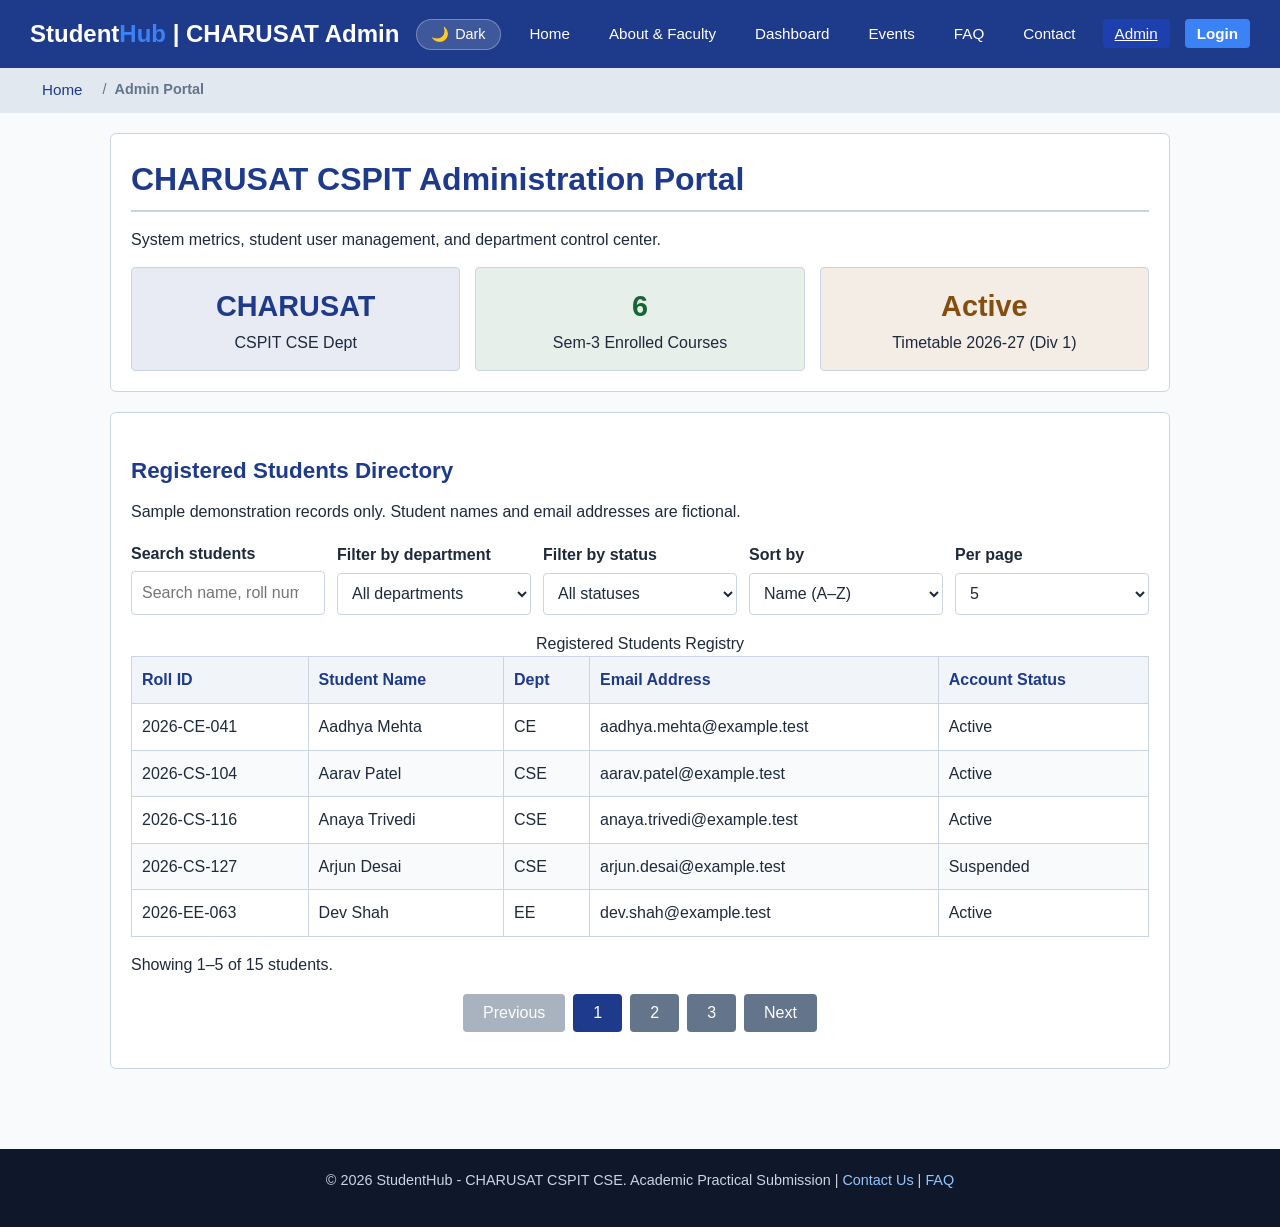
<file: admin.html>
<!DOCTYPE html>
<html lang="en">
<head>
    <meta charset="UTF-8">
    <meta name="viewport" content="width=device-width, initial-scale=1.0">
    <meta name="description" content="Admin Portal - System metrics, student records management, and portal administration for CHARUSAT CSPIT.">
    <title>StudentHub - Admin Dashboard</title>
    <link rel="stylesheet" href="style.css">
</head>
<body>
    <a href="#main-content" class="skip-link">Skip to main content</a>

    <header>
        <div class="logo">Student<span>Hub</span> | CHARUSAT Admin</div>
        <div class="header-actions">
            <button class="theme-toggle-btn" aria-label="Toggle Theme">
                <span class="theme-icon">🌙</span><span class="theme-text">Dark</span>
            </button>
            <button class="hamburger-btn" aria-label="Toggle Navigation" aria-expanded="false">&#9776;</button>
        </div>
        <nav aria-label="Main Navigation">
            <ul>
                <li><a href="index.html">Home</a></li>
                <li><a href="about.html">About & Faculty</a></li>
                <li><a href="student_dashboard.php">Dashboard</a></li>
                <li><a href="events.html">Events</a></li>
                <li><a href="faq.html">FAQ</a></li>
                <li><a href="contact.php">Contact</a></li>
                <li><a href="admin_dashboard.php" class="active" aria-current="page">Admin</a></li>
                <li><a href="login.php" class="nav-btn">Login</a></li>
            </ul>
        </nav>
    </header>

    <nav class="breadcrumbs" aria-label="Breadcrumb navigation">
        <ol>
            <li><a href="index.html">Home</a></li>
            <li><span aria-current="page">Admin Portal</span></li>
        </ol>
    </nav>

    <div class="container">
        <main id="main-content">
            <section class="card">
                <h1>CHARUSAT CSPIT Administration Portal</h1>
                <p>System metrics, student user management, and department control center.</p>

                <div style="display: grid; grid-template-columns: repeat(auto-fit, minmax(200px, 1fr)); gap: 15px; margin-top: 15px;">
                    <div style="background: rgba(30, 58, 138, 0.1); border: 1px solid var(--border-color); padding: 15px; border-radius: 4px; text-align: center;">
                        <h2 style="margin: 0; font-size: 1.8rem; color: var(--primary-color);">CHARUSAT</h2>
                        <p style="margin: 0;">CSPIT CSE Dept</p>
                    </div>
                    <div style="background: rgba(22, 101, 52, 0.1); border: 1px solid var(--border-color); padding: 15px; border-radius: 4px; text-align: center;">
                        <h2 style="margin: 0; font-size: 1.8rem; color: #166534;">6</h2>
                        <p style="margin: 0;">Sem-3 Enrolled Courses</p>
                    </div>
                    <div style="background: rgba(133, 77, 14, 0.1); border: 1px solid var(--border-color); padding: 15px; border-radius: 4px; text-align: center;">
                        <h2 style="margin: 0; font-size: 1.8rem; color: #854d0e;">Active</h2>
                        <p style="margin: 0;">Timetable 2026-27 (Div 1)</p>
                    </div>
                </div>
            </section>

            <section class="card">
                <h2>Registered Students Directory</h2>
                <p>Sample demonstration records only. Student names and email addresses are fictional.</p>
                <div class="data-controls">
                    <div>
                        <label for="admin-search">Search students</label>
                        <input type="search" id="admin-search" placeholder="Search name, roll number, or email...">
                    </div>
                    <div>
                        <label for="student-department">Filter by department</label>
                        <select id="student-department">
                            <option value="">All departments</option>
                            <option value="CSE">CSE</option>
                            <option value="IT">IT</option>
                            <option value="EE">EE</option>
                            <option value="ME">ME</option>
                            <option value="CE">CE</option>
                        </select>
                    </div>
                    <div>
                        <label for="student-status-filter">Filter by status</label>
                        <select id="student-status-filter">
                            <option value="">All statuses</option>
                            <option value="Active">Active</option>
                            <option value="Suspended">Suspended</option>
                        </select>
                    </div>
                    <div>
                        <label for="student-sort">Sort by</label>
                        <select id="student-sort">
                            <option value="name-asc">Name (A–Z)</option>
                            <option value="name-desc">Name (Z–A)</option>
                            <option value="roll-asc">Roll number</option>
                            <option value="department-asc">Department</option>
                        </select>
                    </div>
                    <div>
                        <label for="student-page-size">Per page</label>
                        <select id="student-page-size">
                            <option value="5">5</option>
                            <option value="10">10</option>
                            <option value="15">15</option>
                        </select>
                    </div>
                </div>

                <table>
                    <caption>Registered Students Registry</caption>
                    <thead>
                        <tr>
                            <th scope="col">Roll ID</th>
                            <th scope="col">Student Name</th>
                            <th scope="col">Dept</th>
                            <th scope="col">Email Address</th>
                            <th scope="col">Account Status</th>
                        </tr>
                    </thead>
                    <tbody id="students-list"></tbody>
                </table>
                <p id="students-status" role="status" aria-live="polite">Loading students…</p>
                <nav id="students-pagination" class="data-pagination" aria-label="Student directory pages"></nav>
            </section>
        </main>
    </div>

    <!-- Global Modal Popup Component -->
    <div id="global-modal" class="modal-overlay" aria-hidden="true" role="dialog" aria-modal="true">
        <div class="modal-container">
            <div class="modal-header">
                <h3 class="modal-title">Admin Management</h3>
                <button class="modal-close-btn" data-dismiss="modal" aria-label="Close Modal">&times;</button>
            </div>
            <div class="modal-body">
                <p>Modal content loading...</p>
            </div>
            <div class="modal-footer">
                <button class="btn btn-secondary" data-dismiss="modal">Close</button>
            </div>
        </div>
    </div>

    <footer>
        <p>&copy; 2026 StudentHub - CHARUSAT CSPIT CSE. Academic Practical Submission | <a href="contact.php">Contact Us</a> | <a href="faq.html">FAQ</a></p>
    </footer>

    <script src="main.js"></script>
    <script src="data-pages.js"></script>
</body>
</html>
</file>
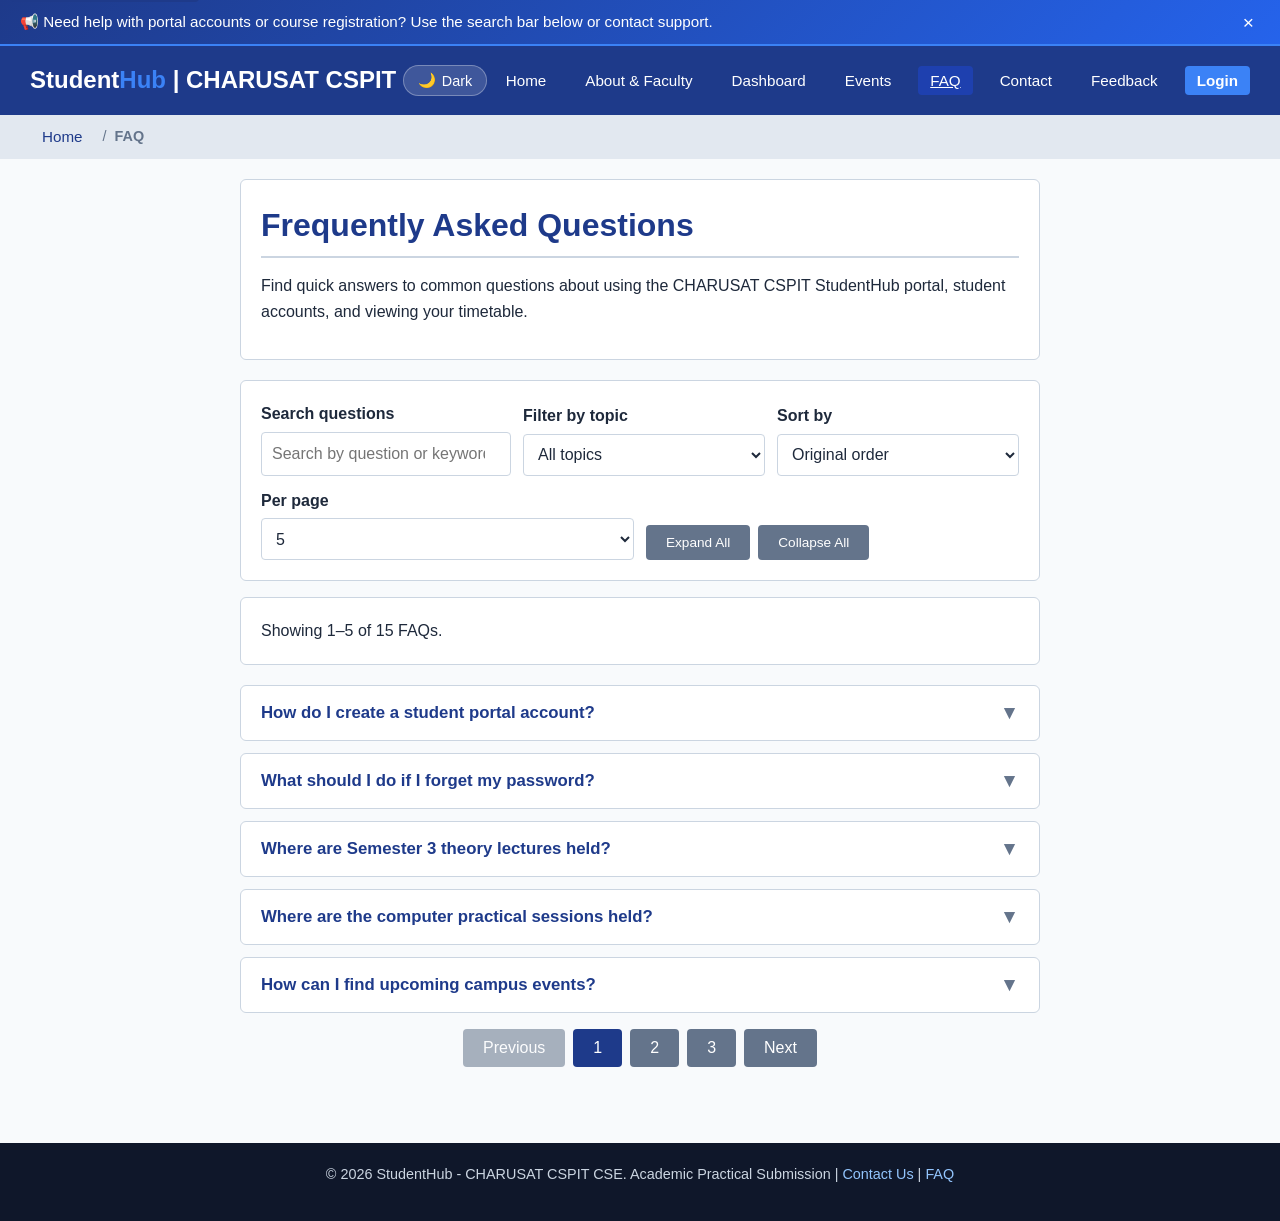
<file: faq.html>
<!DOCTYPE html>
<html lang="en">
<head>
    <meta charset="UTF-8">
    <meta name="viewport" content="width=device-width, initial-scale=1.0">
    <meta name="description" content="Frequently Asked Questions (FAQ) - Answers regarding CHARUSAT CSPIT student accounts, timetable, and faculty details.">
    <title>StudentHub - FAQ</title>
    <link rel="stylesheet" href="style.css">
</head>
<body>
    <a href="#main-content" class="skip-link">Skip to main content</a>

    <!-- Top Notification Banner -->
    <div id="notification-banner" class="notification-banner" data-banner-id="studenthub_faq_notice">
        <div class="banner-content">
            <span>📢 Need help with portal accounts or course registration? Use the search bar below or contact support.</span>
        </div>
        <button class="banner-dismiss" aria-label="Dismiss announcement">&times;</button>
    </div>

    <header>
        <div class="logo">Student<span>Hub</span> | CHARUSAT CSPIT</div>
        <div class="header-actions">
            <button class="theme-toggle-btn" aria-label="Toggle Theme">
                <span class="theme-icon">🌙</span><span class="theme-text">Dark</span>
            </button>
            <button class="hamburger-btn" aria-label="Toggle Navigation" aria-expanded="false">&#9776;</button>
        </div>
        <nav aria-label="Main Navigation">
            <ul>
                <li><a href="index.html">Home</a></li>
                <li><a href="about.html">About & Faculty</a></li>
                <li><a href="student_dashboard.php">Dashboard</a></li>
                <li><a href="events.html">Events</a></li>
                <li><a href="faq.html" class="active" aria-current="page">FAQ</a></li>
                <li><a href="contact.php">Contact</a></li>
                <li><a href="feedback.html">Feedback</a></li>
                <li><a href="login.php" class="nav-btn">Login</a></li>
            </ul>
        </nav>
    </header>

    <nav class="breadcrumbs" aria-label="Breadcrumb navigation">
        <ol>
            <li><a href="index.html">Home</a></li>
            <li><span aria-current="page">FAQ</span></li>
        </ol>
    </nav>

    <div class="container">
        <main id="main-content" style="max-width: 800px; margin: 0 auto;">
            <section class="card">
                <h1>Frequently Asked Questions</h1>
                <p>Find quick answers to common questions about using the CHARUSAT CSPIT StudentHub portal, student accounts, and viewing your timetable.</p>
            </section>

            <!-- FAQ Controls: Search and Expand/Collapse All -->
            <div class="faq-controls card data-controls">
                <div class="faq-search-wrapper">
                    <label for="faq-search-input">Search questions</label>
                    <input type="search" id="faq-search-input" placeholder="Search by question or keyword...">
                </div>
                <div>
                    <label for="faq-category">Filter by topic</label>
                    <select id="faq-category">
                        <option value="">All topics</option>
                        <option value="accounts">Accounts</option>
                        <option value="academics">Academics</option>
                        <option value="events">Events</option>
                        <option value="support">Support</option>
                    </select>
                </div>
                <div>
                    <label for="faq-sort">Sort by</label>
                    <select id="faq-sort">
                        <option value="id-asc">Original order</option>
                        <option value="question-asc">Question (A–Z)</option>
                        <option value="question-desc">Question (Z–A)</option>
                    </select>
                </div>
                <div>
                    <label for="faq-page-size">Per page</label>
                    <select id="faq-page-size">
                        <option value="5">5</option>
                        <option value="10">10</option>
                        <option value="15">15</option>
                    </select>
                </div>
                <div class="faq-action-buttons" style="display: flex; gap: 8px;">
                    <button id="faq-expand-all" class="btn btn-secondary" style="font-size: 0.85rem;">Expand All</button>
                    <button id="faq-collapse-all" class="btn btn-secondary" style="font-size: 0.85rem;">Collapse All</button>
                </div>
            </div>

            <!-- Dynamic Collapsible Accordion -->
            <p id="faq-status" class="card" role="status" aria-live="polite">Loading FAQs…</p>
            <div class="faq-accordion" id="faq-list" aria-live="polite"></div>
            <nav id="faq-pagination" class="data-pagination" aria-label="FAQ pages"></nav>

            <div id="faq-no-results" class="card" style="display: none; text-align: center; margin-top: 20px;">
                <p>No questions matching your search query were found. Have a specific question?</p>
                <a href="contact.php" class="btn">Ask Support</a>
            </div>
        </main>
    </div>

    <!-- Global Modal Popup Component -->
    <div id="global-modal" class="modal-overlay" aria-hidden="true" role="dialog" aria-modal="true">
        <div class="modal-container">
            <div class="modal-header">
                <h3 class="modal-title">Information</h3>
                <button class="modal-close-btn" data-dismiss="modal" aria-label="Close Modal">&times;</button>
            </div>
            <div class="modal-body">
                <p>Modal content loading...</p>
            </div>
            <div class="modal-footer">
                <button class="btn btn-secondary" data-dismiss="modal">Close</button>
            </div>
        </div>
    </div>

    <footer>
        <p>&copy; 2026 StudentHub - CHARUSAT CSPIT CSE. Academic Practical Submission | <a href="contact.php">Contact Us</a> | <a href="faq.html">FAQ</a></p>
    </footer>

    <script src="main.js"></script>
    <script src="data-pages.js"></script>
</body>
</html>
</file>
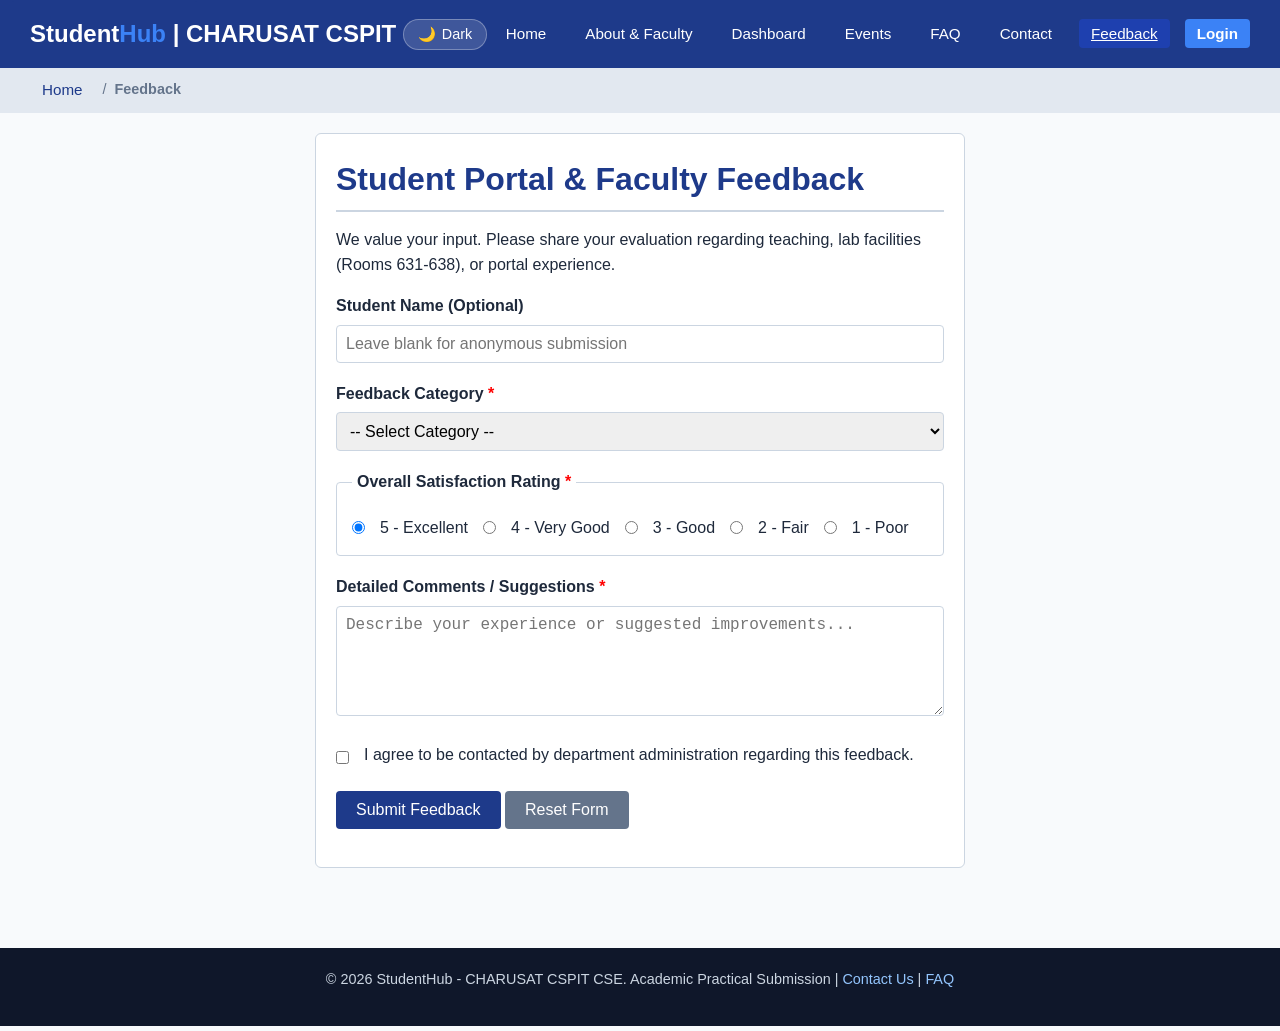
<file: feedback.html>
<!DOCTYPE html>
<html lang="en">
<head>
    <meta charset="UTF-8">
    <meta name="viewport" content="width=device-width, initial-scale=1.0">
    <meta name="description" content="Student Feedback Form - Share feedback on CHARUSAT CSPIT faculty, portal experience, and lab infrastructure.">
    <title>StudentHub - Feedback</title>
    <link rel="stylesheet" href="style.css">
</head>
<body>
    <a href="#main-content" class="skip-link">Skip to main content</a>

    <header>
        <div class="logo">Student<span>Hub</span> | CHARUSAT CSPIT</div>
        <div class="header-actions">
            <button class="theme-toggle-btn" aria-label="Toggle Theme">
                <span class="theme-icon">🌙</span><span class="theme-text">Dark</span>
            </button>
            <button class="hamburger-btn" aria-label="Toggle Navigation" aria-expanded="false">&#9776;</button>
        </div>
        <nav aria-label="Main Navigation">
            <ul>
                <li><a href="index.html">Home</a></li>
                <li><a href="about.html">About & Faculty</a></li>
                <li><a href="student_dashboard.php">Dashboard</a></li>
                <li><a href="events.html">Events</a></li>
                <li><a href="faq.html">FAQ</a></li>
                <li><a href="contact.php">Contact</a></li>
                <li><a href="feedback.html" class="active" aria-current="page">Feedback</a></li>
                <li><a href="login.php" class="nav-btn">Login</a></li>
            </ul>
        </nav>
    </header>

    <nav class="breadcrumbs" aria-label="Breadcrumb navigation">
        <ol>
            <li><a href="index.html">Home</a></li>
            <li><span aria-current="page">Feedback</span></li>
        </ol>
    </nav>

    <div class="container">
        <main id="main-content" style="max-width: 650px; margin: 0 auto;">
            <section class="card">
                <h1>Student Portal & Faculty Feedback</h1>
                <p>We value your input. Please share your evaluation regarding teaching, lab facilities (Rooms 631-638), or portal experience.</p>

                <form action="index.html" method="get">
                    <div class="form-group">
                        <label for="fb-name">Student Name (Optional)</label>
                        <input type="text" id="fb-name" name="name" placeholder="Leave blank for anonymous submission">
                    </div>

                    <div class="form-group">
                        <label for="fb-category">Feedback Category <span style="color:red">*</span></label>
                        <select id="fb-category" name="category" required>
                            <option value="">-- Select Category --</option>
                            <option value="faculty">Faculty Teaching & Course Quality</option>
                            <option value="labs">Computer Labs & Software (Rooms 631-638)</option>
                            <option value="timetable">Timetable Scheduling & Infrastructure</option>
                            <option value="portal">Student Portal UI & Features</option>
                        </select>
                    </div>

                    <fieldset style="border: 1px solid var(--border-color); padding: 15px; border-radius: 4px; margin-bottom: 18px;">
                        <legend style="padding: 0 5px; font-weight: bold;">Overall Satisfaction Rating <span style="color:red">*</span></legend>
                        <div class="radio-group" style="flex-wrap: wrap;">
                            <input type="radio" id="rate-5" name="rating" value="5" required checked>
                            <label for="rate-5">5 - Excellent</label>

                            <input type="radio" id="rate-4" name="rating" value="4">
                            <label for="rate-4">4 - Very Good</label>

                            <input type="radio" id="rate-3" name="rating" value="3">
                            <label for="rate-3">3 - Good</label>

                            <input type="radio" id="rate-2" name="rating" value="2">
                            <label for="rate-2">2 - Fair</label>

                            <input type="radio" id="rate-1" name="rating" value="1">
                            <label for="rate-1">1 - Poor</label>
                        </div>
                    </fieldset>

                    <div class="form-group">
                        <label for="fb-comments">Detailed Comments / Suggestions <span style="color:red">*</span></label>
                        <textarea id="fb-comments" name="comments" rows="5" required placeholder="Describe your experience or suggested improvements..."></textarea>
                    </div>

                    <div class="form-group checkbox-group">
                        <input type="checkbox" id="fb-followup" name="followup">
                        <label for="fb-followup">I agree to be contacted by department administration regarding this feedback.</label>
                    </div>

                    <div class="form-group">
                        <button type="submit" class="btn">Submit Feedback</button>
                        <button type="reset" class="btn btn-secondary">Reset Form</button>
                    </div>
                </form>
            </section>
        </main>
    </div>

    <!-- Global Modal Popup Component -->
    <div id="global-modal" class="modal-overlay" aria-hidden="true" role="dialog" aria-modal="true">
        <div class="modal-container">
            <div class="modal-header">
                <h3 class="modal-title">Feedback Submitted</h3>
                <button class="modal-close-btn" data-dismiss="modal" aria-label="Close Modal">&times;</button>
            </div>
            <div class="modal-body">
                <p>Modal content loading...</p>
            </div>
            <div class="modal-footer">
                <button class="btn btn-secondary" data-dismiss="modal">Close</button>
            </div>
        </div>
    </div>

    <footer>
        <p>&copy; 2026 StudentHub - CHARUSAT CSPIT CSE. Academic Practical Submission | <a href="contact.php">Contact Us</a> | <a href="faq.html">FAQ</a></p>
    </footer>

    <script src="main.js"></script>
</body>
</html>
</file>
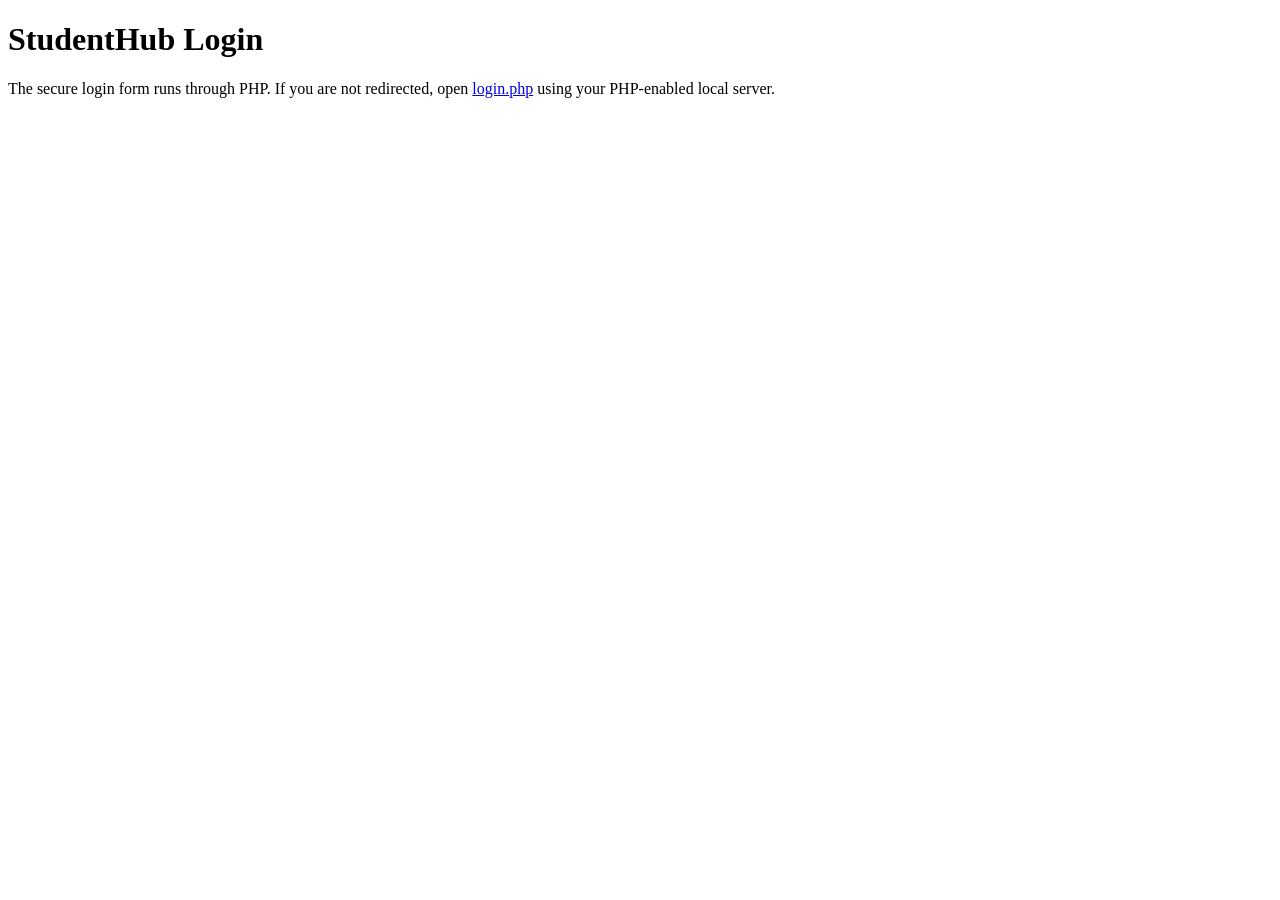
<file: login.html>
<!DOCTYPE html>
<html lang="en">
<head>
    <meta charset="UTF-8">
    <meta name="viewport" content="width=device-width, initial-scale=1.0">
    <meta http-equiv="refresh" content="0;url=login.php">
    <title>StudentHub - Login</title>
</head>
<body>
    <main>
        <h1>StudentHub Login</h1>
        <p>The secure login form runs through PHP. If you are not redirected, open <a href="login.php">login.php</a> using your PHP-enabled local server.</p>
    </main>
</body>
</html>
</file>
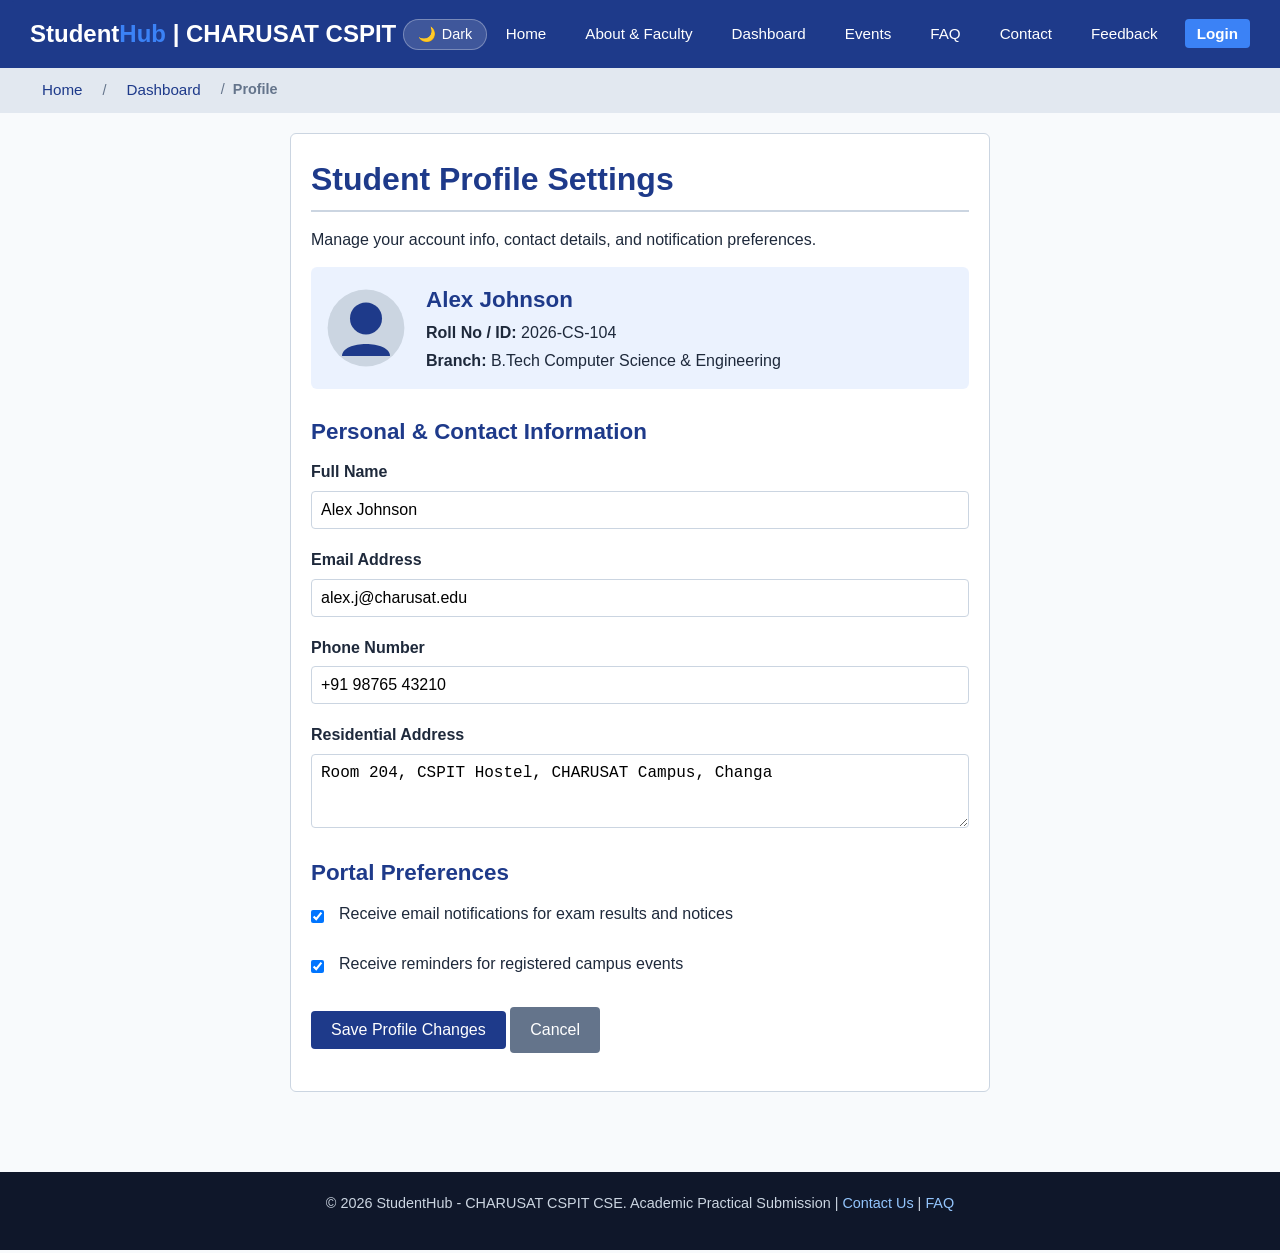
<file: profile.html>
<!DOCTYPE html>
<html lang="en">
<head>
    <meta charset="UTF-8">
    <meta name="viewport" content="width=device-width, initial-scale=1.0">
    <meta name="description" content="Student Profile - View and edit your personal details, academic contact information, and preferences.">
    <title>StudentHub - Profile</title>
    <link rel="stylesheet" href="style.css">
</head>
<body>
    <a href="#main-content" class="skip-link">Skip to main content</a>

    <header>
        <div class="logo">Student<span>Hub</span> | CHARUSAT CSPIT</div>
        <div class="header-actions">
            <button class="theme-toggle-btn" aria-label="Toggle Theme">
                <span class="theme-icon">🌙</span><span class="theme-text">Dark</span>
            </button>
            <button class="hamburger-btn" aria-label="Toggle Navigation" aria-expanded="false">&#9776;</button>
        </div>
        <nav aria-label="Main Navigation">
            <ul>
                <li><a href="index.html">Home</a></li>
                <li><a href="about.html">About & Faculty</a></li>
                <li><a href="student_dashboard.php">Dashboard</a></li>
                <li><a href="events.html">Events</a></li>
                <li><a href="faq.html">FAQ</a></li>
                <li><a href="contact.php">Contact</a></li>
                <li><a href="feedback.html">Feedback</a></li>
                <li><a href="login.php" class="nav-btn">Login</a></li>
            </ul>
        </nav>
    </header>

    <nav class="breadcrumbs" aria-label="Breadcrumb navigation">
        <ol>
            <li><a href="index.html">Home</a></li>
            <li><a href="student_dashboard.php">Dashboard</a></li>
            <li><span aria-current="page">Profile</span></li>
        </ol>
    </nav>

    <div class="container">
        <main id="main-content" style="max-width: 700px; margin: 0 auto;">
            <section class="card">
                <h1>Student Profile Settings</h1>
                <p>Manage your account info, contact details, and notification preferences.</p>

                <!-- Status alert for profile saving -->
                <div id="profile-status-msg" style="display:none; background: rgba(22, 101, 52, 0.15); border: 1px solid #bbf7d0; color: var(--text-color); padding: 12px 16px; border-radius: 6px; margin-bottom: 20px; font-size: 0.95rem;"></div>

                <div style="display: flex; gap: 20px; align-items: center; margin-bottom: 25px; background: rgba(59, 130, 246, 0.1); padding: 15px; border-radius: 6px;">
                    <svg width="80" height="80" viewBox="0 0 100 100" aria-label="Default avatar image" role="img">
                        <circle cx="50" cy="50" r="48" fill="#cbd5e1" />
                        <circle cx="50" cy="38" r="20" fill="#1e3a8a" />
                        <path d="M 20 85 C 20 65, 80 65, 80 85 Z" fill="#1e3a8a" />
                    </svg>
                    <div>
                        <h2 id="profile-display-name" style="margin: 0;">Alex Johnson</h2>
                        <p style="margin: 2px 0;"><strong>Roll No / ID:</strong> <span id="profile-display-roll">2026-CS-104</span></p>
                        <p style="margin: 0;"><strong>Branch:</strong> B.Tech Computer Science & Engineering</p>
                    </div>
                </div>

                <form id="profile-form" action="student_dashboard.php" method="get">
                    <h2>Personal & Contact Information</h2>
                    
                    <div class="form-group">
                        <label for="prof-fullname">Full Name</label>
                        <input type="text" id="prof-fullname" name="fullname" value="Alex Johnson" required>
                    </div>

                    <div class="form-group">
                        <label for="prof-email">Email Address</label>
                        <input type="email" id="prof-email" name="email" value="alex.j@charusat.edu" required>
                    </div>

                    <div class="form-group">
                        <label for="prof-phone">Phone Number</label>
                        <input type="text" id="prof-phone" name="phone" value="+91 98765 43210">
                    </div>

                    <div class="form-group">
                        <label for="prof-address">Residential Address</label>
                        <textarea id="prof-address" name="address" rows="3">Room 204, CSPIT Hostel, CHARUSAT Campus, Changa</textarea>
                    </div>

                    <h2>Portal Preferences</h2>

                    <div class="form-group checkbox-group">
                        <input type="checkbox" id="pref-email-notif" name="pref_email" checked>
                        <label for="pref-email-notif">Receive email notifications for exam results and notices</label>
                    </div>

                    <div class="form-group checkbox-group">
                        <input type="checkbox" id="pref-event-remind" name="pref_events" checked>
                        <label for="pref-event-remind">Receive reminders for registered campus events</label>
                    </div>

                    <div class="form-group" style="margin-top: 25px;">
                        <button type="submit" class="btn">Save Profile Changes</button>
                        <a href="student_dashboard.php" class="btn btn-secondary">Cancel</a>
                    </div>
                </form>
            </section>
        </main>
    </div>

    <!-- Global Modal Popup Component -->
    <div id="global-modal" class="modal-overlay" aria-hidden="true" role="dialog" aria-modal="true">
        <div class="modal-container">
            <div class="modal-header">
                <h3 class="modal-title">Profile Settings</h3>
                <button class="modal-close-btn" data-dismiss="modal" aria-label="Close Modal">&times;</button>
            </div>
            <div class="modal-body">
                <p>Modal content loading...</p>
            </div>
            <div class="modal-footer">
                <button class="btn btn-secondary" data-dismiss="modal">Close</button>
            </div>
        </div>
    </div>

    <footer>
        <p>&copy; 2026 StudentHub - CHARUSAT CSPIT CSE. Academic Practical Submission | <a href="contact.php">Contact Us</a> | <a href="faq.html">FAQ</a></p>
    </footer>

    <script src="main.js"></script>
</body>
</html>
</file>
<file: style.css>
:root {
  --primary-color: #1e3a8a;
  --primary-hover: #1e40af;
  --secondary-color: #3b82f6;
  --bg-color: #f8fafc;
  --card-bg: #ffffff;
  --text-color: #1e293b;
  --text-muted: #64748b;
  --border-color: #cbd5e1;
  --focus-outline: #2563eb;
  --footer-bg: #0f172a;
}

* {
  box-sizing: border-box;
  margin: 0;
  padding: 0;
}

body {
  font-family: Arial, Helvetica, sans-serif;
  line-height: 1.6;
  color: var(--text-color);
  background-color: var(--bg-color);
  display: flex;
  flex-direction: column;
  min-height: 100vh;
}

.skip-link {
  position: absolute;
  top: -40px;
  left: 10px;
  background: var(--primary-color);
  color: #fff;
  padding: 8px 16px;
  z-index: 100;
  text-decoration: none;
  font-weight: bold;
  border-radius: 4px;
  transition: top 0.2s ease;
}

.skip-link:focus {
  top: 10px;
}

a:focus, button:focus, input:focus, select:focus, textarea:focus, summary:focus {
  outline: 3px solid var(--focus-outline);
  outline-offset: 2px;
}

header {
  background-color: var(--primary-color);
  color: #ffffff;
  padding: 15px 30px;
  display: flex;
  justify-content: space-between;
  align-items: center;
  flex-wrap: wrap;
}

header .logo {
  font-size: 1.5rem;
  font-weight: bold;
}

header .logo span {
  color: var(--secondary-color);
}

nav ul {
  list-style: none;
  display: flex;
  gap: 15px;
  flex-wrap: wrap;
}

nav a {
  color: #ffffff;
  text-decoration: none;
  padding: 6px 12px;
  border-radius: 4px;
  font-size: 0.95rem;
}

nav a:hover, nav a.active {
  background-color: var(--primary-hover);
  text-decoration: underline;
}

nav a.nav-btn {
  background-color: var(--secondary-color);
  font-weight: bold;
}

.breadcrumbs {
  background-color: #e2e8f0;
  padding: 10px 30px;
  font-size: 0.9rem;
}

.breadcrumbs ol {
  list-style: none;
  display: flex;
  gap: 8px;
}

.breadcrumbs li+li::before {
  content: "/";
  margin-right: 8px;
  color: var(--text-muted);
}

.breadcrumbs a {
  color: var(--primary-color);
  text-decoration: none;
}

.breadcrumbs a:hover {
  text-decoration: underline;
}

.breadcrumbs [aria-current="page"] {
  color: var(--text-muted);
  font-weight: bold;
}

.container {
  max-width: 1100px;
  margin: 20px auto;
  padding: 0 20px;
  width: 100%;
  flex: 1;
}

.layout-with-sidebar {
  display: grid;
  grid-template-columns: 2fr 1fr;
  gap: 25px;
}

@media (max-width: 768px) {
  .layout-with-sidebar {
    grid-template-columns: 1fr;
  }
  header {
    flex-direction: column;
    align-items: flex-start;
    gap: 15px;
  }
}

h1 {
  font-size: 2rem;
  margin-bottom: 15px;
  color: var(--primary-color);
  border-bottom: 2px solid var(--border-color);
  padding-bottom: 5px;
}

h2 {
  font-size: 1.4rem;
  margin: 20px 0 10px 0;
  color: var(--primary-color);
}

h3 {
  font-size: 1.1rem;
  margin: 15px 0 8px 0;
}

p {
  margin-bottom: 15px;
}

.card {
  background-color: var(--card-bg);
  border: 1px solid var(--border-color);
  border-radius: 6px;
  padding: 20px;
  margin-bottom: 20px;
}

.form-group {
  margin-bottom: 18px;
}

.form-group label {
  display: block;
  font-weight: bold;
  margin-bottom: 6px;
}

.form-group input[type="text"],
.form-group input[type="email"],
.form-group input[type="password"],
.form-group input[type="date"],
.form-group input[type="tel"],
.form-group select,
.form-group textarea {
  width: 100%;
  padding: 9px;
  border: 1px solid var(--border-color);
  border-radius: 4px;
  font-size: 1rem;
}

.form-error-summary {
  background-color: #fee2e2;
  border: 1px solid #fca5a5;
  color: #991b1b;
  padding: 10px 14px;
  border-radius: 4px;
  margin-bottom: 18px;
  display: none;
  font-size: 0.95rem;
}

.form-message {
  display: block;
  margin-bottom: 1rem;
}

.form-success-summary {
  background-color: #dcfce7;
  border-color: #86efac;
  color: #166534;
}

.password-strength {
  display: flex;
  flex-wrap: wrap;
  align-items: center;
  gap: 8px;
  margin-top: 6px;
}

.password-strength meter {
  width: 120px;
  max-width: 100%;
}

.input-error {
  color: #dc2626;
  font-size: 0.92rem;
  margin-top: 6px;
  min-height: 1.25rem;
  display: block;
}

.input-invalid {
  border-color: #dc2626 !important;
}

.form-group.has-error label {
  color: #dc2626;
}

.form-inline {
  display: flex;
  gap: 15px;
  align-items: center;
}

.radio-group, .checkbox-group {
  display: flex;
  gap: 15px;
  align-items: center;
  margin-top: 5px;
}

.radio-group label, .checkbox-group label {
  font-weight: normal;
  cursor: pointer;
}

.btn {
  background-color: var(--primary-color);
  color: white;
  padding: 10px 20px;
  border: none;
  border-radius: 4px;
  font-size: 1rem;
  cursor: pointer;
  display: inline-block;
  text-decoration: none;
}

.btn:hover {
  background-color: var(--primary-hover);
}

.btn-secondary {
  background-color: var(--text-muted);
}

.btn-secondary:hover {
  background-color: #475569;
}

.btn-danger {
  background-color: #b91c1c;
  color: #fff;
}

.btn-danger:hover {
  background-color: #991b1b;
}

.practical-api-card {
  margin-top: 2rem;
}

.practical-api-layout {
  display: grid;
  grid-template-columns: minmax(240px, 0.8fr) minmax(0, 1.7fr);
  gap: 2rem;
  margin-top: 1.25rem;
}

.practical-api-form,
.practical-api-list {
  min-width: 0;
}

.practical-api-form h3,
.practical-api-list h3 {
  margin-bottom: 0.75rem;
}

.practical-api-actions {
  display: flex;
  flex-wrap: wrap;
  gap: 0.5rem;
  align-items: center;
}

.practical-api-actions .btn {
  font-size: 0.9rem;
  padding: 0.5rem 0.8rem;
}

.table-scroll {
  max-width: 100%;
  overflow-x: auto;
}

.api-status-error {
  color: #b91c1c;
}

.api-status-success {
  color: #166534;
}

table {
  width: 100%;
  border-collapse: collapse;
  margin: 15px 0;
  background-color: var(--card-bg);
}

th, td {
  border: 1px solid var(--border-color);
  padding: 10px;
  text-align: left;
}

th {
  background-color: #f1f5f9;
  color: var(--primary-color);
}

tr:nth-child(even) {
  background-color: #f8fafc;
}

details {
  background-color: var(--card-bg);
  border: 1px solid var(--border-color);
  border-radius: 4px;
  padding: 12px;
  margin-bottom: 12px;
}

summary {
  font-weight: bold;
  cursor: pointer;
  color: var(--primary-color);
}

summary:hover {
  color: var(--primary-hover);
}

details[open] summary {
  margin-bottom: 10px;
}

footer {
  background-color: var(--footer-bg);
  color: #cbd5e1;
  text-align: center;
  padding: 20px;
  margin-top: 40px;
  font-size: 0.9rem;
}

footer a {
  color: #93c5fd;
  text-decoration: none;
}

footer a:hover {
  text-decoration: underline;
}

/* =============================================================
   DYNAMIC JS UI COMPONENTS STYLING
   ============================================================= */

/* 1. Dark Theme Variables & Styles */
body.dark-theme {
  --primary-color: #60a5fa;
  --primary-hover: #93c5fd;
  --secondary-color: #3b82f6;
  --bg-color: #0f172a;
  --card-bg: #1e293b;
  --text-color: #f8fafc;
  --text-muted: #94a3b8;
  --border-color: #334155;
  --focus-outline: #60a5fa;
  --footer-bg: #020617;
}

body.dark-theme th {
  background-color: #1e293b;
  color: #60a5fa;
}

body.dark-theme tr:nth-child(even) {
  background-color: #0f172a;
}

body.dark-theme .breadcrumbs {
  background-color: #1e293b;
}

body.dark-theme .breadcrumbs [aria-current="page"] {
  color: #94a3b8;
}

body.dark-theme .form-group input,
body.dark-theme .form-group select,
body.dark-theme .form-group textarea {
  background-color: #0f172a;
  color: #f8fafc;
  border-color: #334155;
}

/* Header & Nav Controls */
.header-actions {
  display: flex;
  align-items: center;
  gap: 10px;
}

.theme-toggle-btn {
  background: rgba(255, 255, 255, 0.15);
  border: 1px solid rgba(255, 255, 255, 0.3);
  color: #ffffff;
  padding: 6px 14px;
  border-radius: 20px;
  cursor: pointer;
  font-size: 0.9rem;
  display: flex;
  align-items: center;
  gap: 6px;
  transition: all 0.2s ease;
}

.theme-toggle-btn:hover {
  background: rgba(255, 255, 255, 0.25);
}

.hamburger-btn {
  display: none;
  background: transparent;
  border: 1px solid rgba(255, 255, 255, 0.4);
  color: #ffffff;
  font-size: 1.4rem;
  padding: 4px 10px;
  border-radius: 4px;
  cursor: pointer;
  line-height: 1;
}

.hamburger-btn:hover {
  background: rgba(255, 255, 255, 0.2);
}

@media (max-width: 768px) {
  .practical-api-layout {
    grid-template-columns: 1fr;
  }

  .hamburger-btn {
    display: block;
  }

  header nav {
    display: none;
    width: 100%;
    margin-top: 15px;
  }

  header nav.nav-open {
    display: block;
  }

  nav ul {
    flex-direction: column;
    gap: 8px;
    width: 100%;
  }

  nav a {
    display: block;
    padding: 10px 14px;
    background: rgba(0, 0, 0, 0.2);
    border-radius: 4px;
  }
}

/* 2. Notification Banner */
.notification-banner {
  background: linear-gradient(135deg, #1e3a8a, #2563eb);
  color: #ffffff;
  padding: 10px 20px;
  display: flex;
  align-items: center;
  justify-content: space-between;
  font-size: 0.95rem;
  border-bottom: 2px solid var(--secondary-color);
  transition: opacity 0.3s ease, transform 0.3s ease;
}

.notification-banner.banner-hiding {
  opacity: 0;
  transform: translateY(-100%);
}

.banner-content {
  display: flex;
  align-items: center;
  gap: 10px;
}

.banner-dismiss {
  background: transparent;
  border: none;
  color: white;
  font-size: 1.2rem;
  cursor: pointer;
  padding: 0 6px;
  border-radius: 4px;
  line-height: 1;
}

.banner-dismiss:hover {
  background: rgba(255, 255, 255, 0.2);
}

/* 3. Image / Content Slider */
.content-slider {
  position: relative;
  overflow: hidden;
  border-radius: 8px;
  background-color: var(--card-bg);
  border: 1px solid var(--border-color);
  margin-bottom: 25px;
}

.slider-track {
  display: flex;
  transition: transform 0.4s ease-in-out;
  width: 100%;
}

.slide {
  min-width: 100%;
  box-sizing: border-box;
  padding: 40px 30px;
  background: linear-gradient(135deg, rgba(30, 58, 138, 0.08), rgba(59, 130, 246, 0.15));
  display: flex;
  flex-direction: column;
  justify-content: center;
  min-height: 220px;
}

.slide-content h2 {
  font-size: 1.8rem;
  margin-bottom: 10px;
  margin-top: 0;
}

.slide-content p {
  font-size: 1.05rem;
  color: var(--text-color);
  max-width: 750px;
  margin-bottom: 15px;
}

.slider-controls {
  position: absolute;
  top: 50%;
  width: 100%;
  display: flex;
  justify-content: space-between;
  transform: translateY(-50%);
  pointer-events: none;
  padding: 0 10px;
}

.slider-btn {
  pointer-events: auto;
  background: rgba(0, 0, 0, 0.5);
  color: white;
  border: none;
  width: 38px;
  height: 38px;
  border-radius: 50%;
  cursor: pointer;
  display: flex;
  align-items: center;
  justify-content: center;
  font-size: 1.2rem;
  transition: background 0.2s;
}

.slider-btn:hover {
  background: var(--primary-color);
}

.slider-dots {
  position: absolute;
  bottom: 12px;
  left: 50%;
  transform: translateX(-50%);
  display: flex;
  gap: 8px;
}

.slider-dot {
  width: 10px;
  height: 10px;
  border-radius: 50%;
  border: none;
  background: var(--border-color);
  cursor: pointer;
  padding: 0;
  transition: all 0.2s;
}

.slider-dot.active {
  background: var(--primary-color);
  width: 24px;
  border-radius: 5px;
}

/* 4. Modal Popup Component */
.modal-overlay {
  position: fixed;
  top: 0;
  left: 0;
  width: 100vw;
  height: 100vh;
  background: rgba(0, 0, 0, 0.65);
  backdrop-filter: blur(4px);
  display: flex;
  align-items: center;
  justify-content: center;
  z-index: 1000;
  opacity: 0;
  visibility: hidden;
  transition: opacity 0.3s ease, visibility 0.3s ease;
  padding: 20px;
}

.modal-overlay.active {
  opacity: 1;
  visibility: visible;
}

.modal-container {
  background: var(--card-bg);
  border: 1px solid var(--border-color);
  border-radius: 8px;
  max-width: 600px;
  width: 100%;
  max-height: 90vh;
  display: flex;
  flex-direction: column;
  box-shadow: 0 10px 30px rgba(0, 0, 0, 0.3);
  transform: scale(0.9);
  transition: transform 0.3s ease;
  overflow: hidden;
}

.modal-overlay.active .modal-container {
  transform: scale(1);
}

.modal-header {
  padding: 16px 20px;
  border-bottom: 1px solid var(--border-color);
  display: flex;
  justify-content: space-between;
  align-items: center;
}

.modal-title {
  font-size: 1.3rem;
  margin: 0;
  color: var(--primary-color);
}

.modal-close-btn {
  background: transparent;
  border: none;
  font-size: 1.4rem;
  cursor: pointer;
  color: var(--text-muted);
  padding: 0;
  line-height: 1;
}

.modal-close-btn:hover {
  color: var(--text-color);
}

.modal-body {
  padding: 20px;
  overflow-y: auto;
  flex: 1;
  color: var(--text-color);
}

.modal-footer {
  padding: 12px 20px;
  border-top: 1px solid var(--border-color);
  display: flex;
  justify-content: flex-end;
  gap: 10px;
}

/* 5. Collapsible FAQ Accordion & Search */
.faq-controls {
  display: flex;
  gap: 15px;
  margin-bottom: 20px;
  flex-wrap: wrap;
  align-items: center;
}

.faq-search-wrapper {
  flex: 1;
  min-width: 250px;
}

.faq-search-wrapper input {
  width: 100%;
  padding: 10px 14px;
  border: 1px solid var(--border-color);
  border-radius: 4px;
  background: var(--card-bg);
  color: var(--text-color);
  font-size: 0.95rem;
}

.data-controls {
  display: flex;
  flex-wrap: wrap;
  align-items: end;
  gap: 12px;
  margin: 16px 0;
}

.data-controls > div {
  flex: 1 1 180px;
}

.data-controls label,
main > section > div label {
  display: block;
  margin-bottom: 5px;
  font-weight: 600;
}

.data-controls input,
.data-controls select,
main > section > div select {
  width: 100%;
  min-height: 42px;
  padding: 8px 10px;
  border: 1px solid var(--border-color);
  border-radius: 4px;
  background: var(--card-bg);
  color: var(--text-color);
  font: inherit;
}

.data-pagination {
  display: flex;
  flex-wrap: wrap;
  justify-content: center;
  gap: 8px;
  margin: 16px 0;
}

.data-pagination button[aria-current="page"] {
  background-color: var(--primary-color);
  color: #fff;
}

.data-pagination button:disabled {
  cursor: not-allowed;
  opacity: 0.55;
}

.faq-accordion {
  display: flex;
  flex-direction: column;
  gap: 12px;
}

.faq-item {
  border: 1px solid var(--border-color);
  border-radius: 6px;
  background: var(--card-bg);
  overflow: hidden;
  transition: border-color 0.2s ease;
}

.faq-item.active {
  border-color: var(--primary-color);
}

.faq-question {
  width: 100%;
  background: none;
  border: none;
  text-align: left;
  padding: 16px 20px;
  font-size: 1.05rem;
  font-weight: bold;
  color: var(--primary-color);
  cursor: pointer;
  display: flex;
  justify-content: space-between;
  align-items: center;
  transition: background-color 0.2s;
}

.faq-question:hover {
  background-color: rgba(59, 130, 246, 0.08);
}

.faq-icon {
  font-size: 1.2rem;
  transition: transform 0.3s ease;
  color: var(--text-muted);
  font-weight: normal;
}

.faq-item.active .faq-icon {
  transform: rotate(180deg);
  color: var(--primary-color);
}

.faq-answer {
  max-height: 0;
  overflow: hidden;
  transition: max-height 0.3s ease, padding 0.3s ease;
  padding: 0 20px;
  color: var(--text-color);
}

.faq-item.active .faq-answer {
  max-height: 500px;
  padding: 0 20px 16px 20px;
}
</file>
